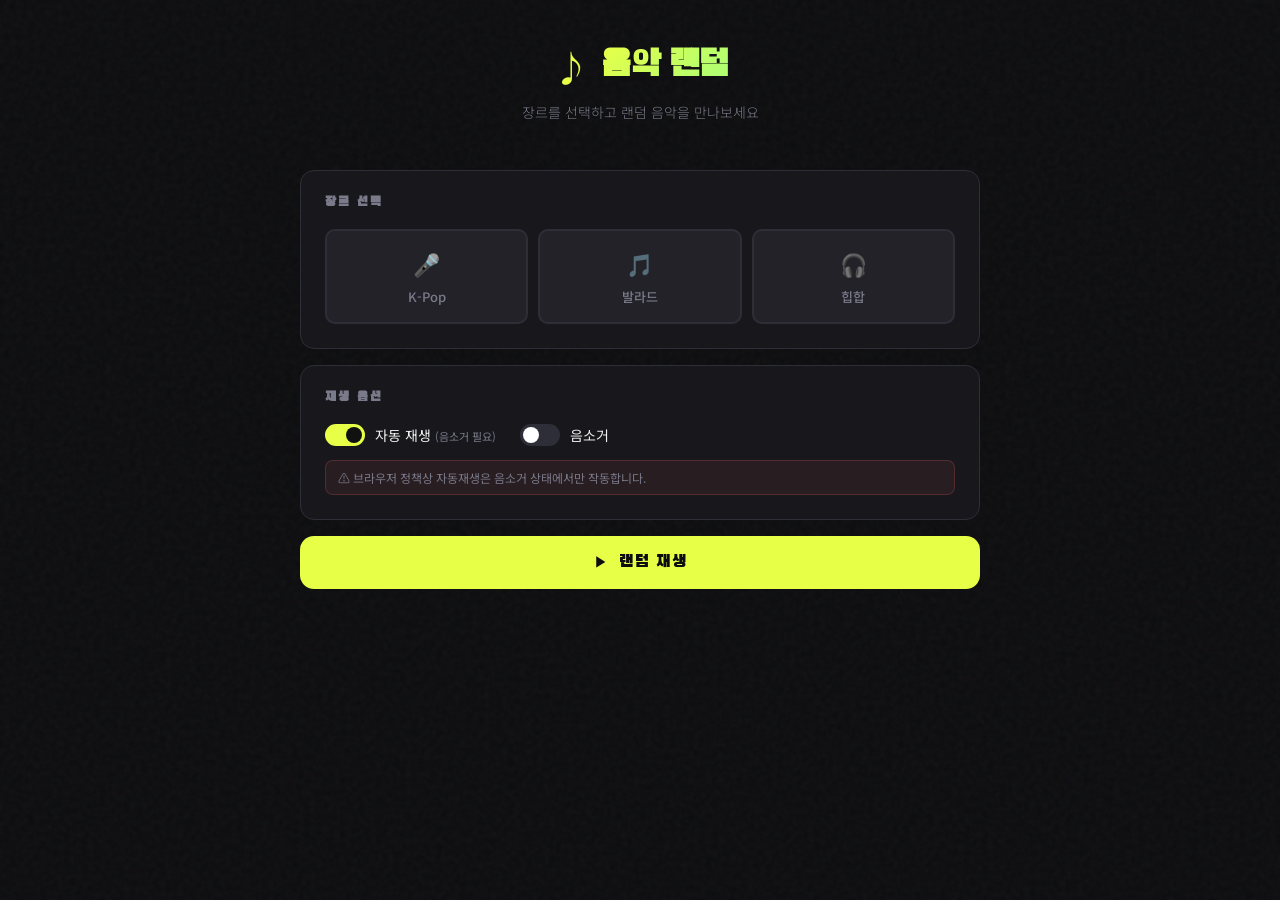
<file: index.html>
<!DOCTYPE html>
<html lang="ko">
<head>
  <meta charset="UTF-8" />
  <meta name="viewport" content="width=device-width, initial-scale=1.0" />
  <title>음악 랜덤 사이트</title>
  <link rel="preconnect" href="https://fonts.googleapis.com">
  <link rel="preconnect" href="https://fonts.gstatic.com" crossorigin>
  <link href="https://fonts.googleapis.com/css2?family=Black+Han+Sans&family=Noto+Sans+KR:wght@300;400;500&display=swap" rel="stylesheet">
  <link rel="stylesheet" href="./style.css" />
</head>
<body>

  <div class="bg-noise"></div>

  <div class="container">
    <header>
      <div class="logo-area">
        <span class="logo-icon">♪</span>
        <h1>음악 랜덤</h1>
      </div>
      <p class="subtitle">장르를 선택하고 랜덤 음악을 만나보세요</p>
    </header>

    <main>
      <!-- 장르 선택 -->
      <section class="section">
        <h2 class="section-title">장르 선택</h2>
        <div class="genre-grid">
          <label class="genre-card">
            <input type="radio" name="genre" value="K-Pop" />
            <span class="genre-label">
              <span class="genre-emoji">🎤</span>
              <span>K-Pop</span>
            </span>
          </label>
          <label class="genre-card">
            <input type="radio" name="genre" value="발라드" />
            <span class="genre-label">
              <span class="genre-emoji">🎵</span>
              <span>발라드</span>
            </span>
          </label>
          <label class="genre-card">
            <input type="radio" name="genre" value="힙합" />
            <span class="genre-label">
              <span class="genre-emoji">🎧</span>
              <span>힙합</span>
            </span>
          </label>
        </div>
      </section>

      <!-- 옵션 -->
      <section class="section">
        <h2 class="section-title">재생 옵션</h2>
        <div class="options-row">
          <label class="toggle-label">
            <input type="checkbox" id="autoplay" checked />
            <span class="toggle-track"></span>
            <span class="toggle-text">자동 재생 <small>(음소거 필요)</small></span>
          </label>
          <label class="toggle-label">
            <input type="checkbox" id="mute" />
            <span class="toggle-track"></span>
            <span class="toggle-text">음소거</span>
          </label>
        </div>
        <p class="notice">⚠ 브라우저 정책상 자동재생은 음소거 상태에서만 작동합니다.</p>
      </section>

      <!-- 검색 버튼 -->
      <button id="searchBtn">
        <span class="btn-icon">▶</span>
        <span>랜덤 재생</span>
      </button>

      <!-- 플레이어 영역 -->
      <div id="playerArea">
        <div class="player-header">
          <span id="nowPlaying">재생 중...</span>
        </div>
        <div class="iframe-wrap">
          <iframe
            id="ytFrame"
            width="100%"
            height="360"
            src=""
            allow="autoplay; encrypted-media; fullscreen"
            allowfullscreen>
          </iframe>
        </div>
        <div id="linkArea">
          <a id="ytLink" href="#" target="_blank">↗ 유튜브에서 보기</a>
        </div>
      </div>
    </main>
  </div>

  <script src="./script.js"></script>
</body>
</html>
</file>
<file: style.css>
/* ===========================
   CSS Variables & Reset
=========================== */
:root {
  --bg: #0d0d0f;
  --surface: #18181c;
  --surface2: #222228;
  --border: #2e2e38;
  --accent: #e8ff47;
  --accent2: #ff6b6b;
  --text: #f0f0f0;
  --text-muted: #7a7a8a;
  --radius: 14px;
  --transition: 0.22s cubic-bezier(0.4, 0, 0.2, 1);
}

*, *::before, *::after {
  box-sizing: border-box;
  margin: 0;
  padding: 0;
}

/* ===========================
   Base
=========================== */
body {
  font-family: 'Noto Sans KR', sans-serif;
  background: var(--bg);
  color: var(--text);
  min-height: 100vh;
  padding: 40px 16px 80px;
  position: relative;
  overflow-x: hidden;
}

.bg-noise {
  position: fixed;
  inset: 0;
  background-image: url("data:image/svg+xml,%3Csvg viewBox='0 0 200 200' xmlns='http://www.w3.org/2000/svg'%3E%3Cfilter id='n'%3E%3CfeTurbulence type='fractalNoise' baseFrequency='0.75' numOctaves='4' stitchTiles='stitch'/%3E%3C/filter%3E%3Crect width='100%25' height='100%25' filter='url(%23n)' opacity='0.04'/%3E%3C/svg%3E");
  pointer-events: none;
  z-index: 0;
}

.container {
  position: relative;
  z-index: 1;
  max-width: 680px;
  margin: 0 auto;
}

/* ===========================
   Header
=========================== */
header {
  text-align: center;
  margin-bottom: 48px;
  animation: fadeDown 0.6s ease both;
}

.logo-area {
  display: flex;
  align-items: center;
  justify-content: center;
  gap: 12px;
  margin-bottom: 10px;
}

.logo-icon {
  font-size: 36px;
  color: var(--accent);
  animation: pulse 2.4s ease-in-out infinite;
}

h1 {
  font-family: 'Black Han Sans', sans-serif;
  font-size: 36px;
  letter-spacing: -1px;
  background: linear-gradient(135deg, var(--accent) 0%, #a8ff78 100%);
  -webkit-background-clip: text;
  -webkit-text-fill-color: transparent;
  background-clip: text;
}

.subtitle {
  color: var(--text-muted);
  font-size: 14px;
  font-weight: 300;
}

/* ===========================
   Sections
=========================== */
.section {
  background: var(--surface);
  border: 1px solid var(--border);
  border-radius: var(--radius);
  padding: 24px;
  margin-bottom: 16px;
  animation: fadeUp 0.5s ease both;
}

.section:nth-child(2) { animation-delay: 0.1s; }

.section-title {
  font-family: 'Black Han Sans', sans-serif;
  font-size: 13px;
  letter-spacing: 2px;
  color: var(--text-muted);
  text-transform: uppercase;
  margin-bottom: 18px;
}

/* ===========================
   Genre Cards
=========================== */
.genre-grid {
  display: grid;
  grid-template-columns: repeat(3, 1fr);
  gap: 10px;
}

.genre-card {
  cursor: pointer;
}

.genre-card input[type="radio"] {
  display: none;
}

.genre-label {
  display: flex;
  flex-direction: column;
  align-items: center;
  gap: 8px;
  padding: 16px 8px;
  background: var(--surface2);
  border: 2px solid var(--border);
  border-radius: 10px;
  font-size: 13px;
  font-weight: 500;
  color: var(--text-muted);
  transition: var(--transition);
  user-select: none;
}

.genre-emoji {
  font-size: 22px;
}

.genre-card:hover .genre-label {
  border-color: var(--accent);
  color: var(--text);
  background: #1e1e24;
}

.genre-card input[type="radio"]:checked + .genre-label {
  border-color: var(--accent);
  background: rgba(232, 255, 71, 0.08);
  color: var(--accent);
  box-shadow: 0 0 0 1px var(--accent), 0 0 20px rgba(232, 255, 71, 0.1);
}

/* ===========================
   Toggle Options
=========================== */
.options-row {
  display: flex;
  gap: 24px;
  flex-wrap: wrap;
  margin-bottom: 14px;
}

.toggle-label {
  display: flex;
  align-items: center;
  gap: 10px;
  cursor: pointer;
}

.toggle-label input[type="checkbox"] {
  display: none;
}

.toggle-track {
  width: 40px;
  height: 22px;
  background: var(--border);
  border-radius: 99px;
  position: relative;
  transition: var(--transition);
  flex-shrink: 0;
}

.toggle-track::after {
  content: '';
  position: absolute;
  width: 16px;
  height: 16px;
  background: #fff;
  border-radius: 50%;
  top: 3px;
  left: 3px;
  transition: var(--transition);
}

.toggle-label input:checked + .toggle-track {
  background: var(--accent);
}

.toggle-label input:checked + .toggle-track::after {
  left: 21px;
  background: #111;
}

.toggle-text {
  font-size: 14px;
  color: var(--text);
}

.toggle-text small {
  color: var(--text-muted);
  font-size: 11px;
}

.notice {
  font-size: 12px;
  color: var(--text-muted);
  background: rgba(255, 107, 107, 0.07);
  border: 1px solid rgba(255, 107, 107, 0.2);
  border-radius: 8px;
  padding: 8px 12px;
}

/* ===========================
   Search Button
=========================== */
#searchBtn {
  display: flex;
  align-items: center;
  justify-content: center;
  gap: 10px;
  width: 100%;
  padding: 16px;
  font-family: 'Black Han Sans', sans-serif;
  font-size: 17px;
  letter-spacing: 1px;
  background: var(--accent);
  color: #0d0d0f;
  border: none;
  border-radius: var(--radius);
  cursor: pointer;
  transition: var(--transition);
  animation: fadeUp 0.5s 0.2s ease both;
  margin-bottom: 24px;
}

#searchBtn:hover {
  background: #d4eb00;
  transform: translateY(-2px);
  box-shadow: 0 8px 32px rgba(232, 255, 71, 0.25);
}

#searchBtn:active {
  transform: translateY(0);
}

.btn-icon {
  font-size: 14px;
}

/* ===========================
   Player Area
=========================== */
#playerArea {
  display: none;
  background: var(--surface);
  border: 1px solid var(--border);
  border-radius: var(--radius);
  overflow: hidden;
  animation: fadeUp 0.4s ease both;
}

#playerArea.visible {
  display: block;
}

.player-header {
  padding: 14px 20px;
  border-bottom: 1px solid var(--border);
  font-size: 13px;
  color: var(--text-muted);
  display: flex;
  align-items: center;
  gap: 8px;
}

.player-header::before {
  content: '●';
  color: var(--accent);
  animation: pulse 1.5s ease-in-out infinite;
}

#nowPlaying {
  white-space: nowrap;
  overflow: hidden;
  text-overflow: ellipsis;
}

.iframe-wrap {
  width: 100%;
  aspect-ratio: 16/9;
  background: #000;
}

.iframe-wrap iframe {
  width: 100%;
  height: 100%;
  display: block;
  border: none;
}

#linkArea {
  padding: 12px 20px;
  border-top: 1px solid var(--border);
}

#ytLink {
  color: var(--accent);
  text-decoration: none;
  font-size: 13px;
  font-weight: 500;
  transition: var(--transition);
}

#ytLink:hover {
  color: #fff;
}

/* ===========================
   Animations
=========================== */
@keyframes fadeDown {
  from { opacity: 0; transform: translateY(-20px); }
  to   { opacity: 1; transform: translateY(0); }
}

@keyframes fadeUp {
  from { opacity: 0; transform: translateY(20px); }
  to   { opacity: 1; transform: translateY(0); }
}

@keyframes pulse {
  0%, 100% { opacity: 1; }
  50%       { opacity: 0.4; }
}

/* ===========================
   Responsive
=========================== */
@media (max-width: 480px) {
  .genre-grid {
    grid-template-columns: repeat(2, 1fr);
  }

  h1 {
    font-size: 28px;
  }
}
</file>
